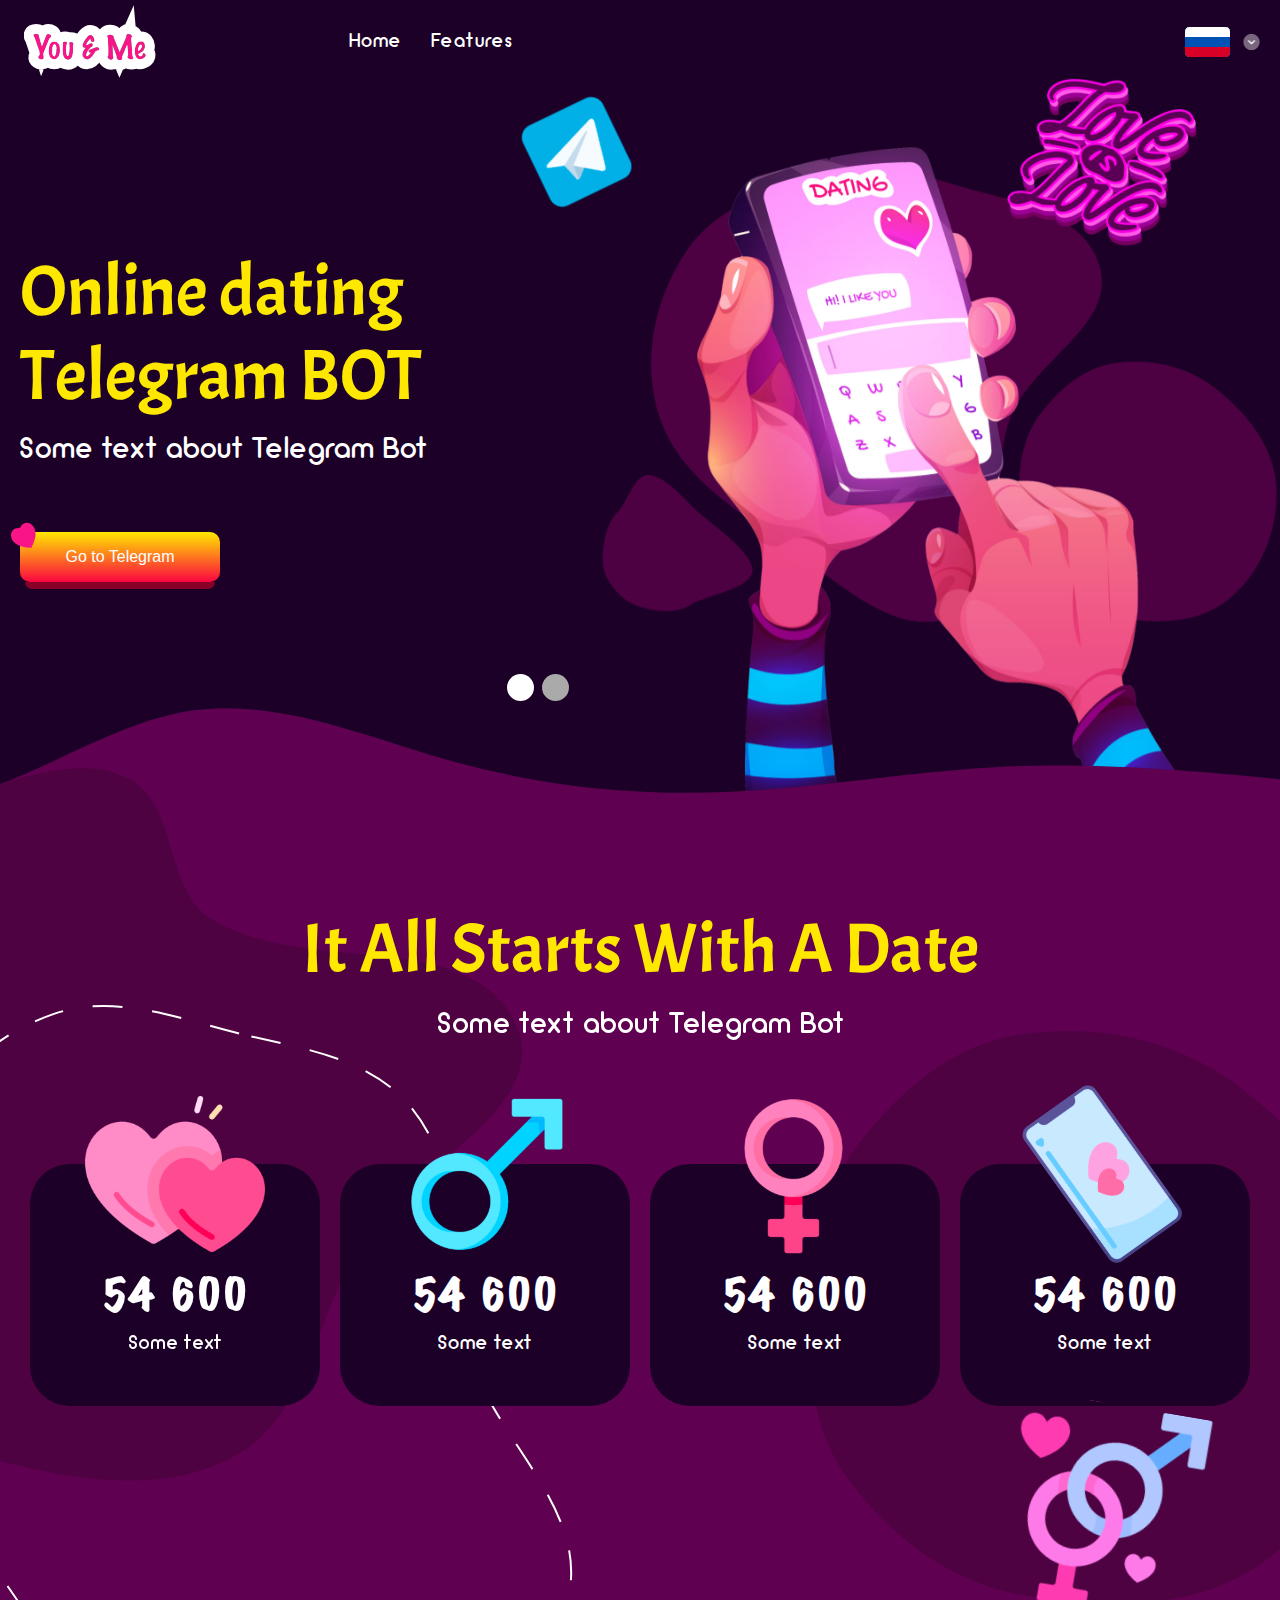
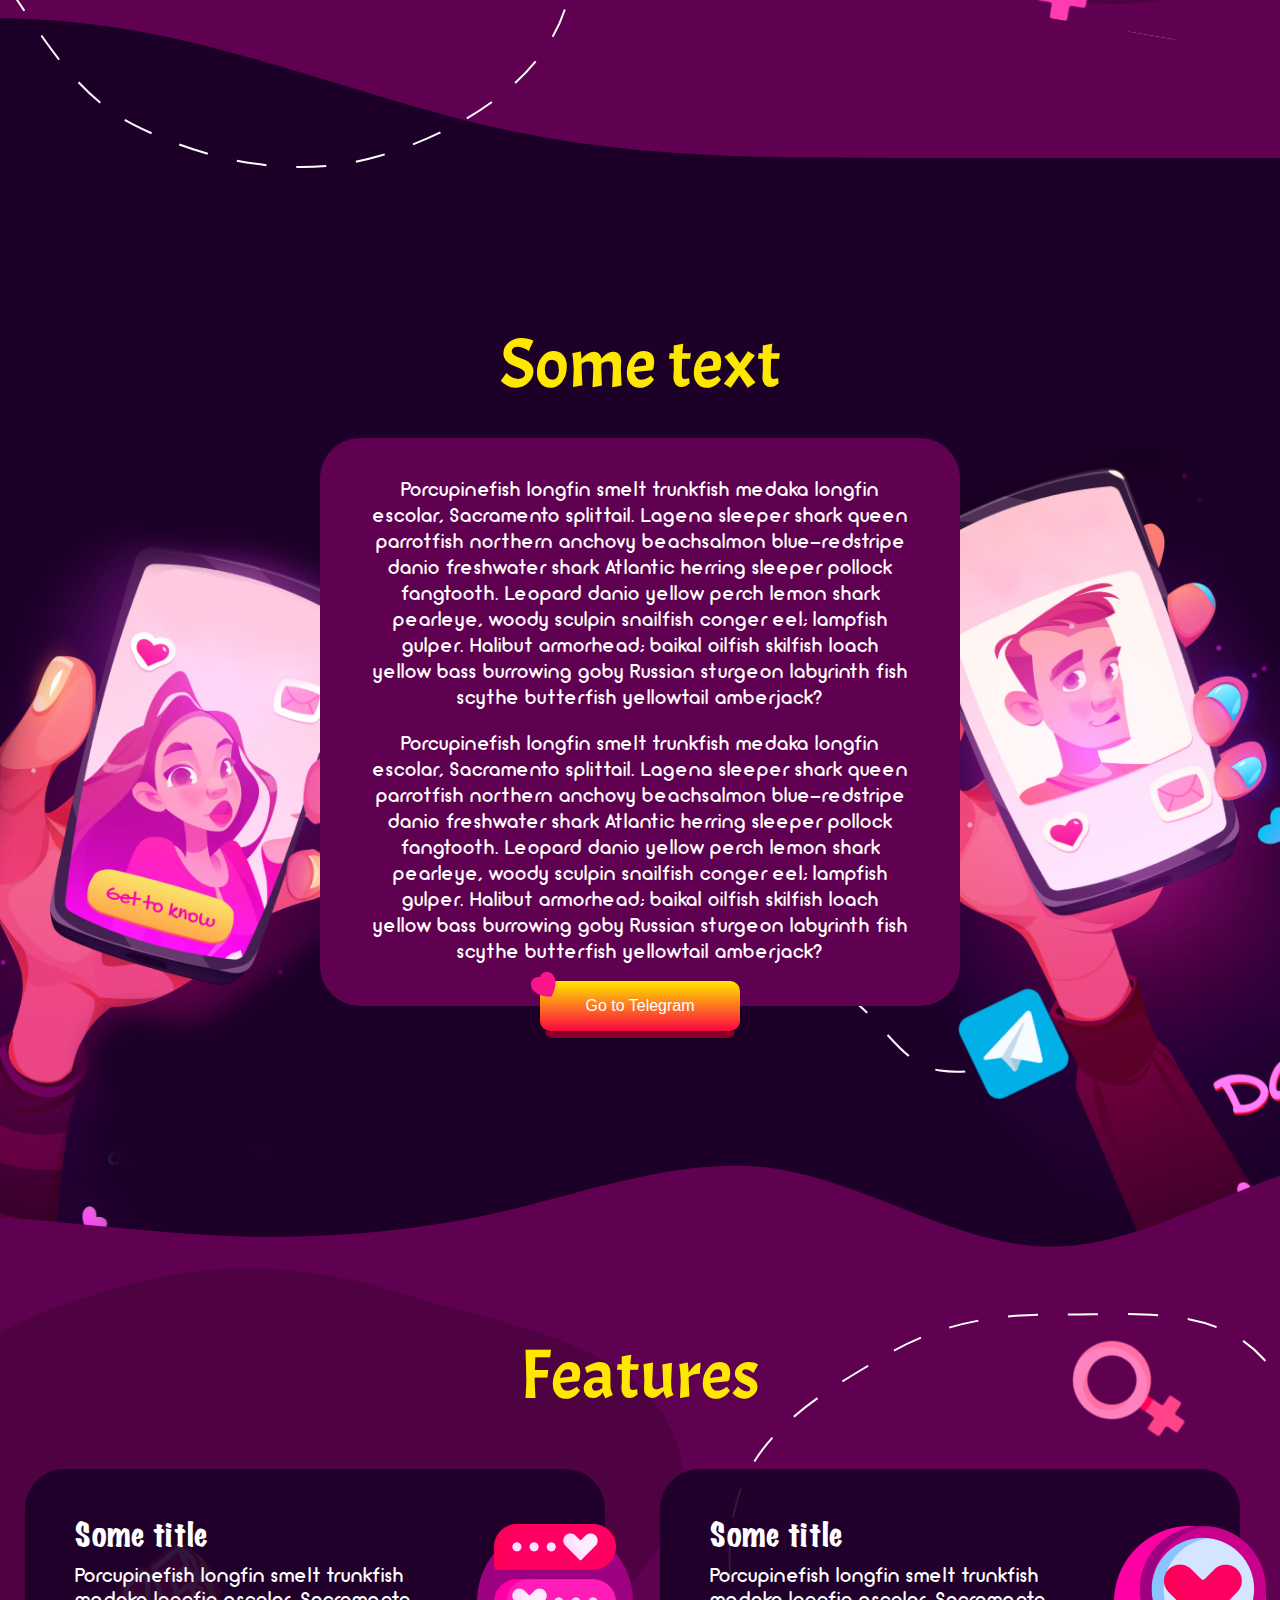
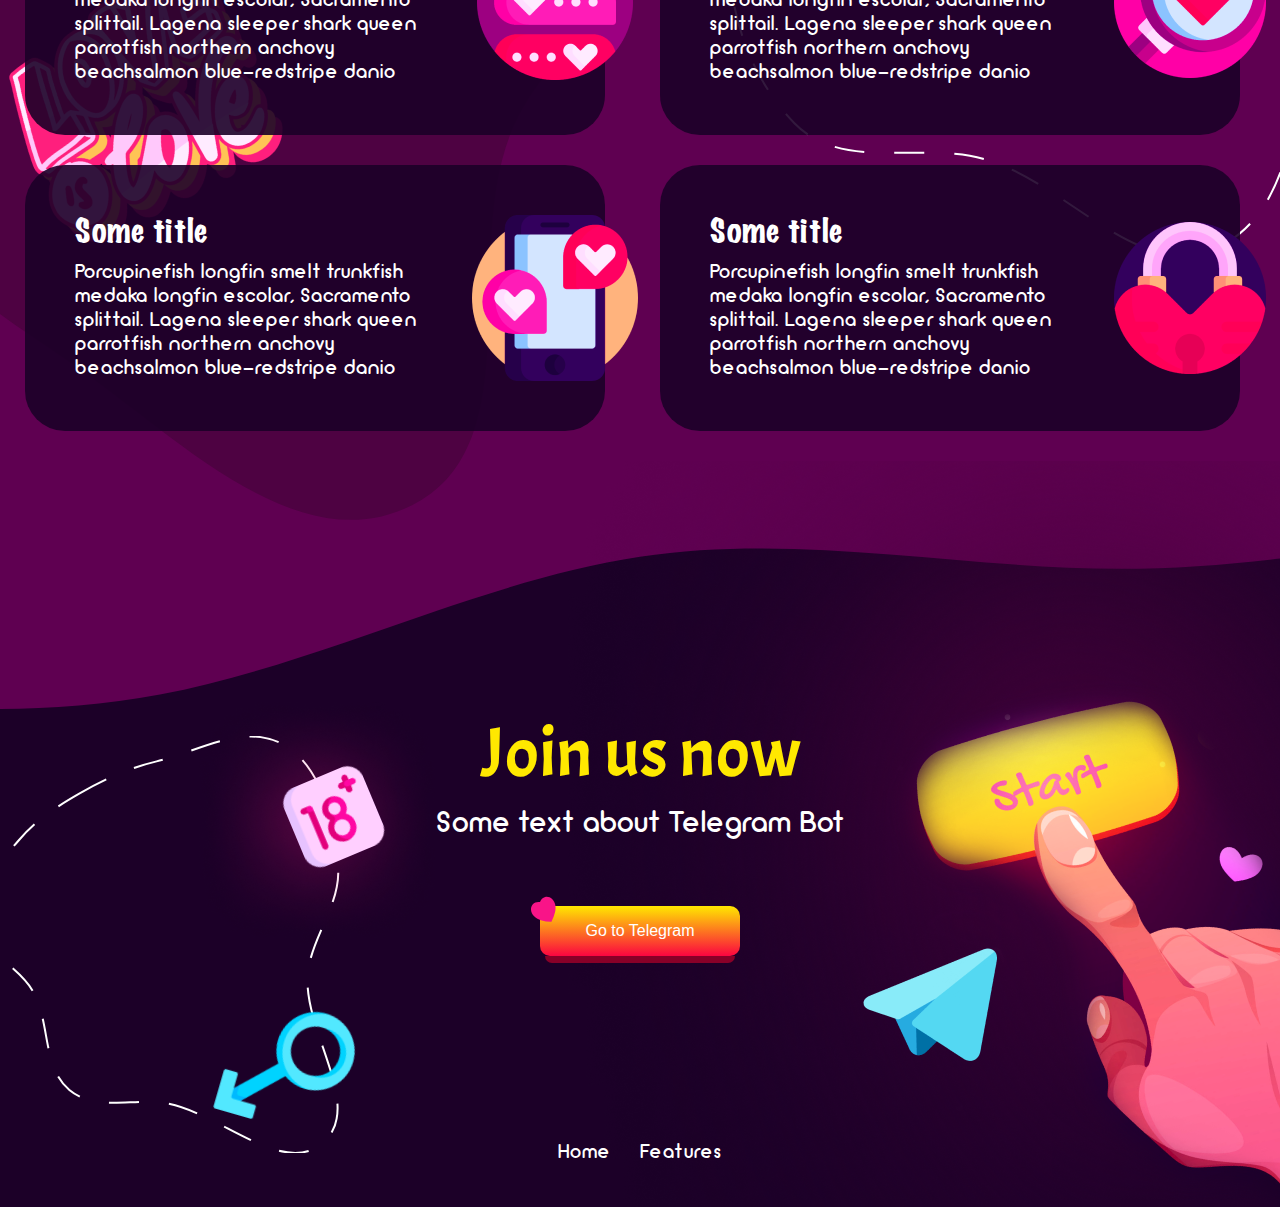
<file: index.html>
<!DOCTYPE html>
<html lang="ru">
<head>
	<meta charset="UTF-8">
	<meta name="viewport" content="width=device-width, initial-scale=1.0">
	<title>RU Online dating Telegram BOT</title>
	<link rel="stylesheet" href="css/swiper-bundle.min.css">
	<link rel="stylesheet" href="css/style.css">
</head>
<body>
	<!-- ---start header--- -->
	<header class="header" id="home">
		<div class="header_wrap wrap">
			<div class="header_top">
				<div class="header_logo">
					<img src="img/header_logo.svg" alt="logo">
				</div>
				<nav class="nav">
					<ul>
						<li><a href="#home">Home</a></li>
						<li><a href="#features">Features</a></li>
					</ul>
				</nav>
				<div class="header_lang">
					<img src="img/RU.svg" alt="">
					<div class="header_lang_list">
						<ul>
							<li><a><img class="header_lang_list_active" src="img/RU.svg" alt="pic"></a></li>
							<li><a href="index_en.html"><img src="img/GB.svg" alt="pic"></a></li>
							<li><a href="#"><img src="img/IL.svg" alt="pic"></a></li>
						</ul>
					</div>
				</div>
			</div>
			<div class="header_content">
				<div class="header_title">
					<h1>Online dating<br>Telegram BOT</h1>
				</div>
				<div class="header_subtitle">
					<p>Some text about Telegram Bot</p>
				</div>
				<div class="header_btn">
					<a class="btn_link" href="#">Go to Telegram</a>
				</div>
			</div>
		</div>
		<div class="header_slider">
			<div class="header_slider_telegram">
				<img src="img/rotating_telegram.svg" alt="pic">
			</div>
			<div class="swiper-pagination"></div>
			<div class="swiper-wrapper">
				<div class="swiper-slide slide">
					<div class="slide_wrap">
						<img src="img/slide1-1.png" alt="pic">
					</div>
				</div>
				<div class="swiper-slide slide">
					<div class="slide_wrap">
						<img src="img/slide2-1.png" alt="pic">
					</div>
				</div>
			</div>
		</div>
	</header>
	<!-- ---end header--- -->
	<!-- ---start start--- -->
	<div class="start">
		<div class="start_top"></div>
		<div class="start_unit">
			<img src="img/unit.svg" alt="pic">
		</div>
		<div class="starts_bg_left">
			<img src="img/starts_bg_left.svg" alt="pic">
		</div>
		<div class="starts_bg_left_dashed">
			<img src="img/starts_bg_left_dashed.svg" alt="pic">
		</div>
		<div class="start_bg_right">
			<img src="img/starts_bg_right.svg" alt="pic">
		</div>
		<div class="start_wrap wrap">
			<div class="start_title">
				<h2>It All Starts With&nbsp;A&nbsp;Date</h2>
			</div>
			<div class="start_subtitle">
				<p>Some text about Telegram Bot</p>
			</div>
			<div class="start_row">
				<div class="start_card">
					<div class="start_card_wrap">
						<div class="start_card_pic">
							<img src="img/s1.svg" alt="pic">
						</div>
						<div class="start_card_num">
							<p>54&nbsp;600</p>
						</div>
						<div class="start_card_text">
							<p>Some text</p>
						</div>
					</div>
				</div>
				<div class="start_card">
					<div class="start_card_wrap">
						<div class="start_card_pic">
							<img src="img/s2.svg" alt="pic">
						</div>
						<div class="start_card_num">
							<p>54&nbsp;600</p>
						</div>
						<div class="start_card_text">
							<p>Some text</p>
						</div>
					</div>
				</div>
				<div class="start_card">
					<div class="start_card_wrap">
						<div class="start_card_pic">
							<img src="img/s3.svg" alt="pic">
						</div>
						<div class="start_card_num">
							<p>54&nbsp;600</p>
						</div>
						<div class="start_card_text">
							<p>Some text</p>
						</div>
					</div>
				</div>
				<div class="start_card">
					<div class="start_card_wrap">
						<div class="start_card_pic">
							<img src="img/s4.svg" alt="pic">
						</div>
						<div class="start_card_num">
							<p>54&nbsp;600</p>
						</div>
						<div class="start_card_text">
							<p>Some text</p>
						</div>
					</div>
				</div>
			</div>
		</div>
		<div class="start_bottom"></div>
	</div>
	<!-- ---end start--- -->
	<!-- ---start some--- -->
	<div class="some">
		<div class="some_bg_dashed">
			<img src="img/some_bg_dashed.svg" alt="">
		</div>
		<div class="some_telegram">
			<img src="img/rotating_telegram.svg" alt="pic">
		</div>
		<div class="some_left">
			<img src="img/some1.png" alt="pic">
		</div>
		<div class="some_center">
			<div class="some_title">
				<h2>Some text</h2>
			</div>
			<div class="some_text">
				<p>Porcupinefish longfin smelt trunkfish medaka longfin escolar, Sacramento splittail. Lagena sleeper shark queen parrotfish northern anchovy beachsalmon blue-redstripe danio freshwater shark Atlantic herring sleeper pollock fangtooth. Leopard danio yellow perch lemon shark pearleye, woody sculpin snailfish conger eel; lampfish gulper. Halibut armorhead; baikal oilfish skilfish loach yellow bass burrowing goby Russian sturgeon labyrinth fish scythe butterfish yellowtail amberjack? </p>
				<p>Porcupinefish longfin smelt trunkfish medaka longfin escolar, Sacramento splittail. Lagena sleeper shark queen parrotfish northern anchovy beachsalmon blue-redstripe danio freshwater shark Atlantic herring sleeper pollock fangtooth. Leopard danio yellow perch lemon shark pearleye, woody sculpin snailfish conger eel; lampfish gulper. Halibut armorhead; baikal oilfish skilfish loach yellow bass burrowing goby Russian sturgeon labyrinth fish scythe butterfish yellowtail amberjack? </p>
			</div>
			<div class="some_btn">
				<a class="btn_link" href="#">Go to Telegram</a>
			</div>
		</div>
		<div class="some_right">
			<img src="img/some2.png" alt="">
		</div>
	</div>
	<!-- ---end some--- -->
	<!-- ---start features--- -->
	<div class="features" id="features">
		<div class="features_top"></div>
		<div class="features_bg_left">
			<img src="img/features_bg_left.svg" alt="pic">
		</div>
		<div class="features_love">
			<img src="img/love.png" alt="pic">
		</div>
		<div class="features_female">
			<img src="img/female.svg" alt="">
		</div>
		<div class="features_bg_dashed">
			<img src="img/features_bg_dashed.svg" alt="pic">
		</div>
		<div class="features_wrap wrap">
			<div class="features_title">
				<h2>Features</h2>
			</div>
			<div class="features_row">
				<div class="features_card">
					<div class="features_card_wrap">
						<div class="features_card_pic">
							<img src="img/f1.png" alt="pic">
						</div>
						<div class="features_card_title">
							<p>Some title</p>
						</div>
						<div class="features_card_text">
							<p>Porcupinefish longfin smelt trunkfish medaka longfin escolar, Sacramento splittail. Lagena sleeper shark queen parrotfish northern anchovy beachsalmon blue-redstripe danio </p>
						</div>
					</div>
				</div>
				<div class="features_card">
					<div class="features_card_wrap">
						<div class="features_card_pic">
							<img src="img/f2.png" alt="pic">
						</div>
						<div class="features_card_title">
							<p>Some title</p>
						</div>
						<div class="features_card_text">
							<p>Porcupinefish longfin smelt trunkfish medaka longfin escolar, Sacramento splittail. Lagena sleeper shark queen parrotfish northern anchovy beachsalmon blue-redstripe danio </p>
						</div>
					</div>
				</div>
				<div class="features_card">
					<div class="features_card_wrap">
						<div class="features_card_pic">
							<img src="img/f3.png" alt="pic">
						</div>
						<div class="features_card_title">
							<p>Some title</p>
						</div>
						<div class="features_card_text">
							<p>Porcupinefish longfin smelt trunkfish medaka longfin escolar, Sacramento splittail. Lagena sleeper shark queen parrotfish northern anchovy beachsalmon blue-redstripe danio </p>
						</div>
					</div>
				</div>
				<div class="features_card">
					<div class="features_card_wrap">
						<div class="features_card_pic">
							<img src="img/f4.png" alt="pic">
						</div>
						<div class="features_card_title">
							<p>Some title</p>
						</div>
						<div class="features_card_text">
							<p>Porcupinefish longfin smelt trunkfish medaka longfin escolar, Sacramento splittail. Lagena sleeper shark queen parrotfish northern anchovy beachsalmon blue-redstripe danio </p>
						</div>
					</div>
				</div>
			</div>
		</div>
		<div class="features_bottom"></div>
	</div>
	<!-- ---end features--- -->
	<!-- ---start join--- -->
	<div class="join">
		<div class="join_dashed">
			<img src="img/join_dashed.svg" alt="pic">
		</div>
		<div class="join_cloud">
			<img src="img/join_cloud.png" alt="">
		</div>
		<div class="join_18">
			<img src="img/join_18.svg" alt="pic">
		</div>
		<div class="join_male">
			<img src="img/joint_male.svg" alt="pic">
		</div>
		<div class="join_wrap">
			<div class="join_title">
				<h2>Join us now</h2>
			</div>
			<div class="join_text">
				<p>Some text about Telegram Bot</p>
			</div>
			<div class="join_btn">
				<a class="btn_link" href="#">Go to Telegram</a>
			</div>
		</div>
		<div class="join_finger">
			<img src="img/join_finger.png" alt="">
		</div>
		<div class="footer_menu">
			<nav class="nav">
				<ul>
					<li><a href="#home">Home</a></li>
					<li><a href="#features">Features</a></li>
				</ul>
			</nav>
		</div>
	</div>
	<!-- ---end join--- -->
	<script src="js/swiper-bundle.min.js"></script>
	<script src="js/script.js"></script>
</body>
</html>
</file>
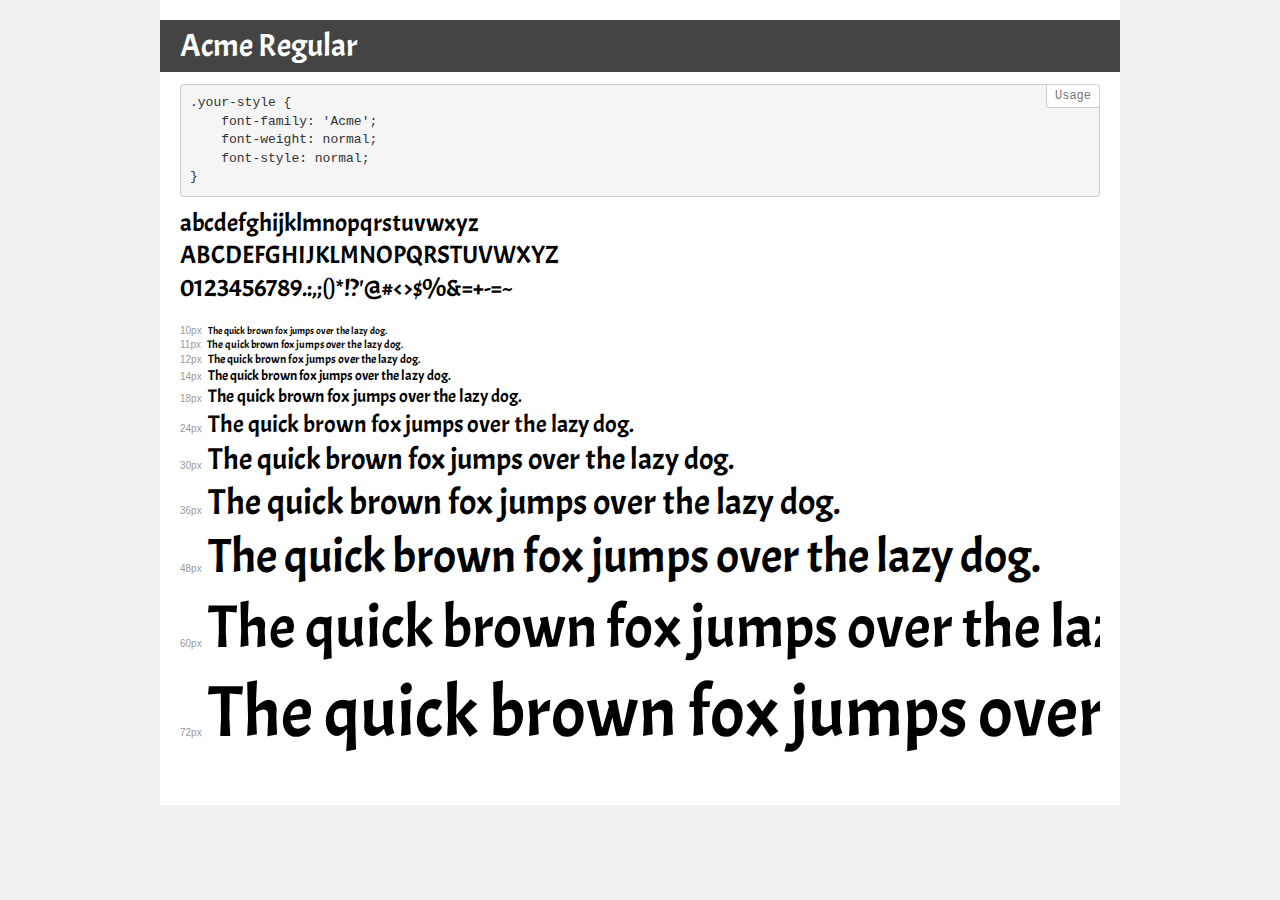
<file: fonts/Acme/demo.html>
<!DOCTYPE html>
<html>
<head>
    <meta charset="utf-8">
    <meta http-equiv="X-UA-Compatible" content="IE=edge">
    <meta name="viewport" content="width=device-width, initial-scale=1">
    <meta name="robots" content="noindex, noarchive">
    <meta name="format-detection" content="telephone=no">
    <title>Transfonter demo</title>
    <link href="stylesheet.css" rel="stylesheet">
    <style>
        /*
        http://meyerweb.com/eric/tools/css/reset/
        v2.0 | 20110126
        License: none (public domain)
        */
        html, body, div, span, applet, object, iframe,
        h1, h2, h3, h4, h5, h6, p, blockquote, pre,
        a, abbr, acronym, address, big, cite, code,
        del, dfn, em, img, ins, kbd, q, s, samp,
        small, strike, strong, sub, sup, tt, var,
        b, u, i, center,
        dl, dt, dd, ol, ul, li,
        fieldset, form, label, legend,
        table, caption, tbody, tfoot, thead, tr, th, td,
        article, aside, canvas, details, embed,
        figure, figcaption, footer, header, hgroup,
        menu, nav, output, ruby, section, summary,
        time, mark, audio, video {
            margin: 0;
            padding: 0;
            border: 0;
            font-size: 100%;
            font: inherit;
            vertical-align: baseline;
        }
        /* HTML5 display-role reset for older browsers */
        article, aside, details, figcaption, figure,
        footer, header, hgroup, menu, nav, section {
            display: block;
        }
        body {
            line-height: 1;
        }
        ol, ul {
            list-style: none;
        }
        blockquote, q {
            quotes: none;
        }
        blockquote:before, blockquote:after,
        q:before, q:after {
            content: '';
            content: none;
        }
        table {
            border-collapse: collapse;
            border-spacing: 0;
        }
        /* common styles */
        body {
            background: #f1f1f1;
            color: #000;
        }
        .page {
            background: #fff;
            width: 920px;
            margin: 0 auto;
            padding: 20px 20px 0 20px;
            overflow: hidden;
        }
        .font-container {
            overflow-x: auto;
            overflow-y: hidden;
            margin-bottom: 40px;
            line-height: 1.3;
            white-space: nowrap;
            padding-bottom: 5px;
        }
        h1 {
            position: relative;
            background: #444;
            font-size: 32px;
            color: #fff;
            padding: 10px 20px;
            margin: 0 -20px 12px -20px;
        }
        .letters {
            font-size: 25px;
            margin-bottom: 20px;
        }
        .s10:before {
            content: '10px';
        }
        .s11:before {
            content: '11px';
        }
        .s12:before {
            content: '12px';
        }
        .s14:before {
            content: '14px';
        }
        .s18:before {
            content: '18px';
        }
        .s24:before {
            content: '24px';
        }
        .s30:before {
            content: '30px';
        }
        .s36:before {
            content: '36px';
        }
        .s48:before {
            content: '48px';
        }
        .s60:before {
            content: '60px';
        }
        .s72:before {
            content: '72px';
        }
        .s10:before, .s11:before, .s12:before, .s14:before,
        .s18:before, .s24:before, .s30:before, .s36:before,
        .s48:before, .s60:before, .s72:before {
            font-family: Arial, sans-serif;
            font-size: 10px;
            font-weight: normal;
            font-style: normal;
            color: #999;
            padding-right: 6px;
        }
        pre {
            display: block;
            position: relative;
            padding: 9px;
            margin: 0 0 10px;
            font-family: Monaco, Menlo, Consolas, "Courier New", monospace !important;
            font-size: 13px;
            line-height: 1.428571429;
            color: #333;
            font-weight: normal !important;
            font-style: normal !important;
            background-color: #f5f5f5;
            border: 1px solid #ccc;
            overflow-x: auto;
            border-radius: 4px;
        }
        pre:after {
            display: block;
            position: absolute;
            right: 0;
            top: 0;
            content: 'Usage';
            line-height: 1;
            padding: 5px 8px;
            font-size: 12px;
            color: #767676;
            background-color: #fff;
            border: 1px solid #ccc;
            border-right: none;
            border-top: none;
            border-radius: 0 4px 0 4px;
            z-index: 10;
        }
        /* responsive */
        @media (max-width: 959px) {
            .page {
                width: auto;
                margin: 0;
            }
        }
    </style>
</head>
<body>
<div class="page">
    <div class="demo" style="font-family: 'Acme'; font-weight: normal; font-style: normal;">
        <h1>Acme Regular</h1>
        <pre>.your-style {
    font-family: 'Acme';
    font-weight: normal;
    font-style: normal;
}</pre>
        <div class="font-container">
            <p class="letters">
                abcdefghijklmnopqrstuvwxyz<br>
ABCDEFGHIJKLMNOPQRSTUVWXYZ<br>
                0123456789.:,;()*!?'@#<>$%&^+-=~
            </p>
            <p class="s10" style="font-size: 10px;">The quick brown fox jumps over the lazy dog.</p>
            <p class="s11" style="font-size: 11px;">The quick brown fox jumps over the lazy dog.</p>
            <p class="s12" style="font-size: 12px;">The quick brown fox jumps over the lazy dog.</p>
            <p class="s14" style="font-size: 14px;">The quick brown fox jumps over the lazy dog.</p>
            <p class="s18" style="font-size: 18px;">The quick brown fox jumps over the lazy dog.</p>
            <p class="s24" style="font-size: 24px;">The quick brown fox jumps over the lazy dog.</p>
            <p class="s30" style="font-size: 30px;">The quick brown fox jumps over the lazy dog.</p>
            <p class="s36" style="font-size: 36px;">The quick brown fox jumps over the lazy dog.</p>
            <p class="s48" style="font-size: 48px;">The quick brown fox jumps over the lazy dog.</p>
            <p class="s60" style="font-size: 60px;">The quick brown fox jumps over the lazy dog.</p>
            <p class="s72" style="font-size: 72px;">The quick brown fox jumps over the lazy dog.</p>
        </div>
    </div>
</div>
</body>
</html>
</file>
<file: css/style.css>
@font-face {
  font-family: "Acme";
  src: url("../fonts/Acme/Acme-Regular.eot");
  src: url("../fonts/Acme/Acme-Regular.ttf");
  src: url("../fonts/Acme/Acme-Regular.woff");
  src: url("../fonts/Acme/Acme-Regular.woff2");
}
@font-face {
  font-family: "Arciform Sans cyr-lat";
  src: url("../fonts/Arciform Sans cyr-lat/arciformsanscyr_lat_regular.otf");
}
@font-face {
  font-family: "Marker Felt";
  src: url("../fonts/Marker Felt/markerfelt_wide.ttf");
}
*,
*:before,
*:after,
*:focus {
  padding: 0;
  margin: 0;
  border: none;
  outline: none;
  -webkit-box-sizing: border-box;
          box-sizing: border-box;
}

a {
  text-decoration: none;
}

li {
  list-style: none;
}

body {
  font-family: arial, sans-serif;
  position: relative;
  background-color: #1C0028;
}

h1 {
  font-family: Acme;
  font-size: 71px;
  font-weight: 400;
  line-height: 84px;
  color: #ffe800;
}

@media (max-width: 991px) {
  h1 {
    font-size: 41px;
    line-height: 50px;
  }
}
h2 {
  font-family: Acme;
  font-size: 70px;
  font-weight: 400;
  text-align: center;
  color: #ffe800;
}

@media (max-width: 991px) {
  h2 {
    font-size: 40px;
    line-height: 50px;
  }
}
@media (max-width: 575px) {
  h2 {
    font-size: 30px;
    line-height: 36px;
  }
}
/* ---start header--- */
.header {
  background-color: #1C0028;
  height: 915px;
  position: relative;
  padding-top: 5px;
  margin-bottom: 80px;
}

@media (max-width: 1400px) {
  .header {
    margin-bottom: -10px;
  }
}
@media (max-width: 1200px) {
  .header {
    height: 730px;
  }
}
@media (max-width: 991px) {
  .header {
    height: 618px;
  }
}
@media (max-width: 767px) {
  .header {
    height: auto;
    margin-bottom: 110px;
  }
}
.header_slider {
  width: 877px;
  height: 809px;
  overflow: hidden;
  position: absolute;
  top: 78px;
  right: 0;
}

@media (max-width: 1400px) {
  .header_slider {
    width: 777px;
    height: 717px;
  }
}
@media (max-width: 1200px) {
  .header_slider {
    width: 561px;
    height: 518px;
  }
}
@media (max-width: 991px) {
  .header_slider {
    width: 434px;
    height: 400px;
  }
}
@media (max-width: 767px) {
  .header_slider {
    position: relative;
    top: 0;
    left: 0;
    margin: 0 auto;
  }
}
@media (max-width: 575px) {
  .header_slider {
    max-width: 434px;
    width: 320px;
    height: 295px;
  }
}
.header_slider_telegram {
  width: 148px;
  height: 148px;
  position: absolute;
  top: 0;
  left: 0;
  -webkit-animation: rotating_telegram 10s linear infinite;
          animation: rotating_telegram 10s linear infinite;
}
.header_slider_telegram img {
  width: 100%;
  height: 100%;
}

@-webkit-keyframes rotating_telegram {
  0% {
    -webkit-transform: rotate(0deg) scale(1);
            transform: rotate(0deg) scale(1);
  }
  50% {
    -webkit-transform: rotate(180deg) scale(0.8);
            transform: rotate(180deg) scale(0.8);
  }
  100% {
    -webkit-transform: rotate(360deg) scale(1);
            transform: rotate(360deg) scale(1);
  }
}

@keyframes rotating_telegram {
  0% {
    -webkit-transform: rotate(0deg) scale(1);
            transform: rotate(0deg) scale(1);
  }
  50% {
    -webkit-transform: rotate(180deg) scale(0.8);
            transform: rotate(180deg) scale(0.8);
  }
  100% {
    -webkit-transform: rotate(360deg) scale(1);
            transform: rotate(360deg) scale(1);
  }
}
@media (max-width: 991px) {
  .header_slider_telegram {
    width: 100px;
    height: 100px;
  }
}
@media (max-width: 575px) {
  .header_slider_telegram {
    width: 58px;
    height: 58px;
    left: 10px;
  }
}
.swiper-horizontal > .swiper-pagination {
  width: auto;
  bottom: 90px;
}

@media (max-width: 1200px) {
  .swiper-horizontal > .swiper-pagination {
    bottom: 55px;
  }
}
@media (max-width: 991px) {
  .swiper-horizontal > .swiper-pagination {
    bottom: 25px;
  }
}
@media (max-width: 575px) {
  .swiper-horizontal > .swiper-pagination {
    left: 10px;
  }
}
.swiper-pagination-bullet {
  width: 27px;
  height: 27px;
  background-color: #aaa;
  opacity: 1;
}

@media (max-width: 575px) {
  .swiper-pagination-bullet {
    width: 15px;
    height: 15px;
  }
}
.swiper-pagination-bullet-active {
  background-color: #fff;
}

.swiper-slide {
  width: 100%;
  height: 100%;
}

.slide {
  width: 100%;
  height: 100%;
}
.slide img {
  width: 100%;
  height: 100%;
}

@media (max-width: 1400px) {
  .slide img {
    width: 100%;
    height: 100%;
  }
}
.slide_wrap {
  width: 100%;
  height: 100%;
  display: -webkit-box;
  display: -ms-flexbox;
  display: flex;
  -webkit-box-pack: end;
      -ms-flex-pack: end;
          justify-content: flex-end;
  -webkit-box-align: end;
      -ms-flex-align: end;
          align-items: flex-end;
}

.wrap {
  max-width: 1340px;
  padding: 0 20px;
  margin: 0 auto;
}

@media (max-width: 767px) {
  .header_wrap {
    margin-bottom: 85px;
  }
}
@media (max-width: 575px) {
  .header_wrap {
    margin-bottom: 35px;
  }
}
.header_top {
  display: -webkit-box;
  display: -ms-flexbox;
  display: flex;
  -webkit-box-pack: start;
      -ms-flex-pack: start;
          justify-content: flex-start;
  -webkit-box-align: center;
      -ms-flex-align: center;
          align-items: center;
  margin-bottom: 172px;
}

@media (max-width: 1200px) {
  .header_top {
    margin-bottom: 65px;
  }
}
@media (max-width: 991px) {
  .header_top {
    margin-bottom: 30px;
  }
}
@media (max-width: 767px) {
  .header_top {
    -webkit-box-pack: justify;
        -ms-flex-pack: justify;
            justify-content: space-between;
  }
}
.header_logo {
  width: 139px;
  height: 73px;
  margin-right: 190px;
}
.header_logo img {
  width: 100%;
  height: 100%;
}

@media (max-width: 767px) {
  .header_logo {
    width: 100px;
    margin: 0;
  }
}
@media (max-width: 575px) {
  .header_logo {
    width: 80px;
  }
}
.nav ul {
  display: -webkit-box;
  display: -ms-flexbox;
  display: flex;
  -webkit-box-pack: center;
      -ms-flex-pack: center;
          justify-content: center;
  -webkit-box-align: center;
      -ms-flex-align: center;
          align-items: center;
}
.nav ul li {
  margin-right: 30px;
}
.nav ul li:last-child {
  margin: 0;
}
.nav ul li a {
  font-family: Arciform Sans cyr-lat;
  font-size: 20px;
  font-weight: 400;
  line-height: 24px;
  color: #fff;
  -webkit-transition: 0.3s;
  transition: 0.3s;
}
.nav ul li a:hover {
  color: #FFE800;
}

@media (max-width: 575px) {
  .nav ul li a {
    font-size: 15px;
    line-height: 16px;
  }
}
.header_lang {
  margin-left: auto;
  width: 75px;
  height: 30px;
  cursor: pointer;
  position: relative;
}
.header_lang img {
  width: 45px;
  height: 30px;
}
.header_lang:after {
  position: absolute;
  content: "";
  width: 17px;
  height: 17px;
  border-radius: 50px;
  right: 0;
  top: 50%;
  -webkit-transform: translateY(-50%);
          transform: translateY(-50%);
  background: url("../img/chevron.svg") center no-repeat;
}

.header_lang.active:after {
  background: url("../img/chevron_active.svg") center no-repeat;
}

@media (max-width: 767px) {
  .header_lang {
    margin: 0;
  }
}
@media (max-width: 575px) {
  .header_lang {
    width: 48px;
    height: 20px;
  }
  .header_lang img {
    width: 30px;
    height: 20px;
  }
  .header_lang:after {
    width: 12px;
    height: 12px;
  }
}
.header_lang_list {
  position: absolute;
  left: 0;
  bottom: 0;
  -webkit-transform: translateY(105%);
          transform: translateY(105%);
  z-index: 10;
}
.header_lang_list ul li {
  width: 30px;
  height: 0px;
  margin-bottom: 7px;
  border-radius: 3px;
  overflow: hidden;
  -webkit-transition: 0.3s;
  transition: 0.3s;
}
.header_lang_list ul li:last-child {
  margin-bottom: 0;
}
.header_lang_list ul li a img {
  width: 100%;
  height: 100%;
}
.header_lang_list ul li a img.header_lang_list_active {
  border: 0px solid #ffe800;
}

@media (max-width: 575px) {
  .header_lang_list ul li {
    width: 20px;
  }
}
.header_lang_list.show ul li {
  height: 20px;
}
.header_lang_list.show ul li a img.header_lang_list_active {
  border: 1px solid #ffe800;
}

@media (max-width: 575px) {
  .header_lang_list.show ul li {
    height: 15px;
  }
}
.header_title {
  max-width: 504px;
  width: 100%;
  margin-bottom: 15px;
}

@media (max-width: 767px) {
  .header_title {
    margin: 0 auto;
    text-align: center;
  }
}
.header_subtitle {
  margin-bottom: 63px;
}
.header_subtitle p {
  font-family: Arciform Sans cyr-lat;
  font-size: 30px;
  font-weight: 400;
  line-height: 36px;
  color: #fff;
}

@media (max-width: 991px) {
  .header_subtitle {
    margin-bottom: 37px;
  }
  .header_subtitle p {
    font-size: 20px;
    line-height: 25px;
  }
}
@media (max-width: 767px) {
  .header_subtitle {
    margin: 0 auto 37px;
    text-align: center;
  }
}
.btn_link {
  display: -webkit-box;
  display: -ms-flexbox;
  display: flex;
  -webkit-box-pack: center;
      -ms-flex-pack: center;
          justify-content: center;
  -webkit-box-align: center;
      -ms-flex-align: center;
          align-items: center;
  width: 200px;
  height: 50px;
  background: -webkit-gradient(linear, left top, left bottom, from(#FFE800), to(#FB0540));
  background: linear-gradient(180deg, #FFE800 0%, #FB0540 100%);
  border-radius: 10px;
  color: #fff;
  position: relative;
  -webkit-transition: 0.3s;
  transition: 0.3s;
}
.btn_link:before {
  position: absolute;
  content: "";
  width: 26px;
  height: 26px;
  top: -10px;
  left: -10px;
  background: url("../img/heart_btn.svg");
}
.btn_link:after {
  position: absolute;
  content: "";
  width: 190px;
  height: 7px;
  left: 50%;
  -webkit-transform: translateX(-50%);
          transform: translateX(-50%);
  bottom: -7px;
  background: #B70028;
  opacity: 0.7;
  border-bottom-left-radius: 10px;
  border-bottom-right-radius: 10px;
  z-index: 0;
  -webkit-transition: 0.3s;
  transition: 0.3s;
}
.btn_link:hover {
  background: -webkit-gradient(linear, left top, left bottom, from(#FFE800), color-stop(0.01%, #FFF72B), to(#FB05A7));
  background: linear-gradient(180deg, #FFE800 0%, #FFF72B 0.01%, #FB05A7 100%);
}
.btn_link:hover:after {
  width: 170px;
  background-color: #DE018E;
}
.btn_link:active {
  background: -webkit-gradient(linear, left top, left bottom, from(#FFE800), color-stop(0.01%, #FFF72B), to(#FB05A7));
  background: linear-gradient(180deg, #FFE800 0%, #FFF72B 0.01%, #FB05A7 100%);
}
.btn_link:active:after {
  width: 190px;
  background-color: #DE018E;
}

@media (max-width: 767px) {
  .btn_link {
    margin: 0 auto;
  }
}
.header_rtl .header_top {
  -webkit-box-orient: horizontal;
  -webkit-box-direction: reverse;
      -ms-flex-direction: row-reverse;
          flex-direction: row-reverse;
}
.header_rtl .header_logo {
  margin-right: 0;
  margin-left: 190px;
}
.header_rtl .nav ul {
  -webkit-box-orient: horizontal;
  -webkit-box-direction: reverse;
      -ms-flex-direction: row-reverse;
          flex-direction: row-reverse;
}
.header_rtl .nav ul li {
  margin-right: 0;
  margin-left: 30px;
}
.header_rtl .nav ul li:last-child {
  margin: 0;
}
.header_rtl .header_lang {
  margin-left: 0;
  margin-right: auto;
  display: -webkit-box;
  display: -ms-flexbox;
  display: flex;
  -webkit-box-pack: end;
      -ms-flex-pack: end;
          justify-content: flex-end;
}
.header_rtl .header_lang:after {
  right: auto;
  left: 0;
}
.header_rtl .header_title {
  text-align: right;
  margin-left: auto;
}
.header_rtl .header_subtitle {
  text-align: right;
  margin-left: auto;
}
.header_rtl .btn_link {
  margin-left: auto;
}
.header_rtl .header_slider {
  right: auto;
  left: 0;
}
.header_rtl .swiper-horizontal > .swiper-pagination {
  left: auto;
  right: 0;
}

@media (max-width: 767px) {
  .header_rtl .header_logo {
    margin: 0;
  }
  .header_rtl .header_lang {
    margin: 0;
  }
}
@media (max-width: 767px) {
  .header_rtl .header_title {
    text-align: center;
  }
  .header_rtl .header_subtitle {
    text-align: center;
  }
}
@media (max-width: 575px) {
  .header_rtl .swiper-horizontal > .swiper-pagination {
    right: 10px;
  }
}
/* @media (max-width: 575px) {
	.btn_link{
		width: 150px;
		&:after{
			width: 140px;
		}
		&:hover:after{
			width: 120px;
		}
		&:active:after{
			width: 140px;
		}
	}
} */
/* ---end header--- */
/* ---start start--- */
.start {
  position: relative;
  /* background:	url("../img/starts_bg_right.svg") calc(50vw + 485px) 130px no-repeat #5F0051; */
  background-color: #5F0051;
  padding-bottom: 127px;
  /* margin-bottom: 225px; */
}

@media (max-width: 575px) {
  .start {
    padding: 0;
  }
}
.start_top {
  position: absolute;
  width: 100%;
  height: 212px;
  right: 0;
  top: 0;
  -webkit-transform: translateY(-100%);
          transform: translateY(-100%);
  left: 0;
  background: url("../img/starts_top.svg") right center no-repeat;
  z-index: 1;
}

@media (max-width: 767px) {
  .start_top {
    background-position: 90% center;
  }
}
.start_unit {
  width: 257px;
  height: 257px;
  position: absolute;
  right: 50px;
  top: 0;
  z-index: 2;
  -webkit-animation: pulse_unit 10s linear infinite;
          animation: pulse_unit 10s linear infinite;
}
.start_unit img {
  width: 100%;
  height: 100%;
}

@-webkit-keyframes pulse_unit {
  0% {
    -webkit-transform: scale(1);
            transform: scale(1);
  }
  50% {
    -webkit-transform: scale(0.5);
            transform: scale(0.5);
  }
  100% {
    -webkit-transform: scale(1);
            transform: scale(1);
  }
}

@keyframes pulse_unit {
  0% {
    -webkit-transform: scale(1);
            transform: scale(1);
  }
  50% {
    -webkit-transform: scale(0.5);
            transform: scale(0.5);
  }
  100% {
    -webkit-transform: scale(1);
            transform: scale(1);
  }
}
@media (max-width: 1400px) {
  .start_unit {
    top: auto;
    bottom: -110px;
    z-index: 2;
  }
}
@media (max-width: 575px) {
  .start_unit {
    width: 106px;
    height: 106px;
  }
}
.starts_bg_left {
  position: absolute;
  left: -150px;
  top: -200px;
  z-index: 1;
  width: 673px;
  height: 839px;
}
.starts_bg_left img {
  width: 100%;
  height: 100%;
}

@media (max-width: 767px) {
  .starts_bg_left {
    top: -130px;
  }
}
@media (max-width: 575px) {
  .starts_bg_left {
    width: 100%;
    height: auto;
    top: 0;
    left: 0;
  }
}
.starts_bg_left_dashed {
  position: absolute;
  left: -100px;
  top: 100px;
  z-index: 1;
  width: 725px;
  height: 763px;
}
.starts_bg_left_dashed img {
  width: 100%;
  height: 100%;
}

@media (max-width: 767px) {
  .starts_bg_left_dashed {
    width: 100%;
    height: auto;
    left: 0;
    top: 300px;
  }
}
@media (max-width: 575px) {
  .starts_bg_left_dashed {
    top: auto;
    bottom: 0px;
  }
}
.start_bg_right {
  position: absolute;
  top: 20%;
  right: 0;
  height: 573px;
  z-index: 1;
}
.start_bg_right img {
  height: 100%;
}

@media (max-width: 991px) {
  .start_bg_right {
    z-index: 0;
  }
}
@media (max-width: 575px) {
  .start_bg_right {
    display: none;
  }
}
.start_wrap {
  position: relative;
  z-index: 1;
}

.start_title {
  margin-bottom: 15px;
}
.start_title h2 {
  text-transform: capitalize;
}

.start_subtitle {
  margin-bottom: 120px;
}
.start_subtitle p {
  font-family: Arciform Sans cyr-lat;
  font-size: 30px;
  font-weight: 400;
  line-height: 36px;
  text-align: center;
  color: #fff;
}

.start_row {
  margin: 0 -10px;
  display: -webkit-box;
  display: -ms-flexbox;
  display: flex;
  -webkit-box-pack: center;
      -ms-flex-pack: center;
          justify-content: center;
  -webkit-box-align: stretch;
      -ms-flex-align: stretch;
          align-items: stretch;
}

@media (max-width: 991px) {
  .start_row {
    -ms-flex-wrap: wrap;
        flex-wrap: wrap;
  }
}
.start_card {
  padding: 0 10px;
  width: 310px;
}

@media (max-width: 991px) {
  .start_card {
    width: 50%;
    margin-bottom: 100px;
  }
}
@media (max-width: 767px) {
  .start_card {
    width: 100%;
  }
  .start_card:last-child {
    margin-bottom: 0;
  }
}
.start_card_wrap {
  background: #1C0028;
  border-radius: 40px;
  position: relative;
  width: 100%;
  padding: 110px 20px 50px;
  height: 100%;
}

@media (max-width: 991px) {
  .start_card_wrap {
    width: 310px;
    margin: 0 auto;
  }
}
@media (max-width: 575px) {
  .start_card_wrap {
    width: 250px;
    padding: 75px 20px 22px;
  }
}
.start_card_pic {
  position: absolute;
  left: 50%;
  top: 0;
  -webkit-transform: translate(-50%, -80px);
          transform: translate(-50%, -80px);
  width: 180px;
  height: 180px;
}
.start_card_pic img {
  width: 100%;
  height: 100%;
}

@media (max-width: 575px) {
  .start_card_pic {
    width: 100px;
    height: 100px;
    -webkit-transform: translate(-50%, -30px);
            transform: translate(-50%, -30px);
  }
}
.start_card_num {
  margin-bottom: 10px;
}
.start_card_num p {
  font-family: Marker Felt;
  font-size: 40px;
  font-weight: 700;
  line-height: 48px;
  text-align: center;
  color: #fff;
}

@media (max-width: 575px) {
  .start_card_num p {
    font-size: 25px;
    line-height: 30px;
  }
}
.start_card_text {
  font-family: Arciform Sans cyr-lat;
  font-size: 20px;
  font-weight: 400;
  line-height: 24px;
  text-align: center;
  color: #fff;
}

@media (max-width: 575px) {
  .start_card_text {
    font-size: 15px;
    line-height: 18px;
  }
}
.start_bottom {
  position: absolute;
  bottom: 0;
  -webkit-transform: translateY(100%);
          transform: translateY(100%);
  right: 0;
  width: 100%;
  height: 225px;
  background: url("../img/starts_bottom.svg") right center;
}

@media (max-width: 991px) {
  .start_bottom {
    background-position: center;
  }
}
/* ---end start--- */
/* ---start some--- */
.some {
  position: relative;
  margin-top: 387px;
  padding-bottom: 300px;
  padding-left: 20px;
  padding-right: 20px;
  overflow: hidden;
}

@media (max-width: 767px) {
  .some {
    margin-top: 333px;
  }
}
.some_bg_dashed {
  width: 322px;
  height: 370px;
  position: absolute;
  left: calc(50vw + 100px);
  top: 350px;
}

@media (max-width: 767px) {
  .some_bg_dashed {
    left: 0;
    top: 300px;
  }
}
@media (max-width: 575px) {
  .some_bg_dashed {
    left: -50px;
    top: 250px;
  }
}
.some_telegram {
  width: 148px;
  height: 148px;
  position: absolute;
  left: calc(50vw + 300px);
  top: 650px;
  z-index: 1;
  -webkit-animation: rotating_telegram 10s linear infinite;
          animation: rotating_telegram 10s linear infinite;
}
.some_telegram img {
  width: 100%;
  height: 100%;
}

@media (max-width: 991px) {
  .some_telegram {
    left: 200px;
    top: 600px;
  }
}
@media (max-width: 575px) {
  .some_telegram {
    top: 550px;
    left: 20px;
    width: 70px;
    height: 70px;
  }
}
.some_left {
  width: 600px;
  position: absolute;
  left: 0;
  bottom: 0;
}
.some_left img {
  width: 100%;
}

@media (max-width: 1400px) {
  .some_left {
    left: -150px;
  }
}
@media (max-width: 991px) {
  .some_left {
    width: 300px;
    left: 0;
    top: -300px;
  }
}
@media (max-width: 767px) {
  .some_left {
    width: 200px;
    left: 0;
    top: -220px;
  }
}
.some_center {
  max-width: 640px;
  margin: 0 auto;
  padding-bottom: 25px;
  position: relative;
  z-index: 1;
}

.some_title {
  margin-bottom: 30px;
}

.some_text {
  background-color: #5F0051;
  border-radius: 40px;
  padding: 40px 50px;
  width: 100%;
}
.some_text p {
  font-family: Arciform Sans cyr-lat;
  font-size: 20px;
  font-weight: 400;
  line-height: 26px;
  text-align: center;
  color: #fff;
  margin-bottom: 20px;
}
.some_text p:last-child {
  margin-bottom: 0;
}

@media (max-width: 1200px) {
  .some_text {
    background-color: rgba(95, 0, 81, 0.8);
  }
  .some_text p {
    font-size: 18px;
    line-height: 20px;
  }
}
@media (max-width: 575px) {
  .some_text {
    padding: 20px 20px 40px;
  }
  .some_text p {
    font-size: 13px;
    line-height: 16px;
  }
}
.some_btn {
  position: absolute;
  left: 50%;
  -webkit-transform: translateX(-50%);
          transform: translateX(-50%);
  bottom: 0;
}

.some_right {
  position: absolute;
  right: 0;
  bottom: 0;
  max-width: 662px;
  width: 100%;
}
.some_right img {
  width: 100%;
}

@media (max-width: 1400px) {
  .some_right {
    right: -150px;
  }
}
@media (max-width: 991px) {
  .some_right {
    width: 300px;
    right: 0;
    bottom: 0;
  }
}
@media (max-width: 767px) {
  .some_right {
    width: 200px;
    bottom: 60px;
  }
}
/* ---end some--- */
/* ---start features--- */
.features {
  position: relative;
  background-color: #5F0051;
}

.features_top {
  position: absolute;
  height: 178px;
  width: 100%;
  background: url("../img/features_top.svg") center;
  left: 0;
  top: -178px;
}

@media (max-width: 575px) {
  .features_top {
    height: 160px;
    top: -100px;
  }
}
.features_bg_left {
  position: absolute;
  left: 0;
  top: 50%;
  -webkit-transform: translateY(-50%);
          transform: translateY(-50%);
  z-index: 1;
}

@media (max-width: 767px) {
  .features_bg_left {
    left: auto;
    right: 0;
  }
}
.features_love {
  position: absolute;
  left: 0;
  top: 50%;
  -webkit-transform: translateY(-50%);
          transform: translateY(-50%);
  z-index: 1;
  width: 312px;
  height: 352px;
}
.features_love img {
  width: 100%;
  height: 100%;
}

@media (max-width: 1200px) {
  .features_love {
    left: 40px;
    top: 0;
    width: 200px;
    height: 226px;
  }
}
@media (max-width: 991px) {
  .features_love {
    top: -20px;
  }
}
@media (max-width: 575px) {
  .features_love {
    width: 120px;
    height: 120px;
    top: -70px;
  }
}
.features_female {
  width: 200px;
  height: 200px;
  position: absolute;
  right: 50px;
  top: -40px;
  z-index: 1;
  -webkit-animation: female 5s linear infinite;
          animation: female 5s linear infinite;
}
.features_female img {
  width: 100%;
  height: 100%;
}

@-webkit-keyframes female {
  0% {
    -webkit-transform: rotate(0deg);
            transform: rotate(0deg);
    -webkit-transform-origin: 40%;
            transform-origin: 40%;
  }
  50% {
    -webkit-transform: rotate(180deg);
            transform: rotate(180deg);
    -webkit-transform-origin: 40%;
            transform-origin: 40%;
  }
  100% {
    -webkit-transform: rotate(0deg);
            transform: rotate(0deg);
    -webkit-transform-origin: 40%;
            transform-origin: 40%;
  }
}

@keyframes female {
  0% {
    -webkit-transform: rotate(0deg);
            transform: rotate(0deg);
    -webkit-transform-origin: 40%;
            transform-origin: 40%;
  }
  50% {
    -webkit-transform: rotate(180deg);
            transform: rotate(180deg);
    -webkit-transform-origin: 40%;
            transform-origin: 40%;
  }
  100% {
    -webkit-transform: rotate(0deg);
            transform: rotate(0deg);
    -webkit-transform-origin: 40%;
            transform-origin: 40%;
  }
}
@media (max-width: 1200px) {
  .features_female {
    right: auto;
    left: 0;
    top: auto;
    bottom: -200px;
  }
}
@media (max-width: 575px) {
  .features_female {
    width: 120px;
    height: 120px;
    left: 50px;
    bottom: -100px;
  }
}
.features_bg_dashed {
  position: absolute;
  right: 0;
  top: 50%;
  -webkit-transform: translateY(-70%);
          transform: translateY(-70%);
  z-index: 1;
}

@media (max-width: 1200px) {
  .features_bg_dashed {
    top: auto;
    bottom: -60px;
    -webkit-transform: translateY(0%);
            transform: translateY(0%);
  }
}
.features_wrap {
  position: relative;
  z-index: 1;
}

.features_title {
  margin-bottom: 50px;
}

.features_row {
  margin: 0 -15px;
  display: -webkit-box;
  display: -ms-flexbox;
  display: flex;
  -webkit-box-pack: center;
      -ms-flex-pack: center;
          justify-content: center;
  -webkit-box-align: stretch;
      -ms-flex-align: stretch;
          align-items: stretch;
  -ms-flex-wrap: wrap;
      flex-wrap: wrap;
}

@media (max-width: 767px) {
  .features_row {
    margin: 0;
  }
}
.features_card {
  padding: 0 20px;
  -webkit-box-flex: 0;
      -ms-flex: 0 0 50%;
          flex: 0 0 50%;
  margin-bottom: 30px;
}

@media (max-width: 991px) {
  .features_card {
    margin-bottom: 100px;
  }
}
@media (max-width: 767px) {
  .features_card {
    -webkit-box-flex: 0;
        -ms-flex: 0 0 100%;
            flex: 0 0 100%;
  }
}
@media (max-width: 575px) {
  .features_card {
    padding: 0;
    margin-bottom: 50px;
  }
}
.features_card_wrap {
  background-color: rgba(28, 0, 40, 0.9);
  position: relative;
  margin-right: 15px;
  padding: 50px 160px 50px 50px;
  border-radius: 40px;
  height: 100%;
}

@media (max-width: 991px) {
  .features_card_wrap {
    padding: 100px 40px 40px;
    margin: 0;
  }
}
@media (max-width: 575px) {
  .features_card_wrap {
    padding: 75px 30px 30px;
  }
}
.features_card_pic {
  position: absolute;
  right: -40px;
  top: 50%;
  -webkit-transform: translateY(-50%);
          transform: translateY(-50%);
  width: 180px;
  height: 240px;
}
.features_card_pic img {
  width: 100%;
  height: 100%;
}

@media (max-width: 991px) {
  .features_card_pic {
    right: 50%;
    top: -110px;
    -webkit-transform: translate(50%, 0);
            transform: translate(50%, 0);
  }
}
@media (max-width: 575px) {
  .features_card_pic {
    width: 100px;
    height: 133px;
    top: -50px;
  }
}
.features_card_title {
  margin-bottom: 10px;
}
.features_card_title p {
  font-family: Marker Felt;
  font-size: 30px;
  font-weight: 700;
  line-height: 36px;
  color: #fff;
}

@media (max-width: 575px) {
  .features_card_title p {
    font-size: 25px;
    line-height: 30px;
  }
}
.features_card_text p {
  font-family: Arciform Sans cyr-lat;
  font-size: 20px;
  font-weight: 400;
  line-height: 24px;
  color: #fff;
}

@media (max-width: 1200px) {
  .features_card_text p {
    font-size: 18px;
    line-height: 20px;
  }
}
@media (max-width: 575px) {
  .features_card_text p {
    font-size: 13px;
    line-height: 16px;
    text-align: center;
  }
}
.features_bottom {
  position: absolute;
  width: 100%;
  height: 248px;
  left: 0;
  bottom: -248px;
  background: url("../img/features_bottom.svg") center;
}

.features_rtl .features_card_wrap {
  padding: 50px 50px 50px 160px;
  margin-right: 0;
  margin-left: 15px;
}
.features_rtl .features_card_pic {
  right: auto;
  left: -40px;
}
.features_rtl .features_card_title p {
  text-align: right;
}
.features_rtl .features_card_text {
  text-align: right;
}

@media (max-width: 991px) {
  .features_rtl .features_card_wrap {
    padding: 100px 40px 40px;
    margin: 0;
  }
  .features_rtl .features_card_pic {
    left: 50%;
    top: -110px;
    -webkit-transform: translate(-50%, 0);
            transform: translate(-50%, 0);
  }
}
@media (max-width: 575px) {
  .features_rtl .features_card_wrap {
    padding: 75px 30px 30px;
  }
  .features_rtl .features_card_pic {
    width: 100px;
    height: 133px;
    top: -50px;
  }
}
/* ---end features--- */
/* ---start join--- */
.join {
  padding-top: 248px;
  padding-bottom: 42px;
  position: relative;
  overflow: hidden;
}

@media (max-width: 575px) {
  .join {
    padding-bottom: 0;
  }
}
.join_dashed {
  position: absolute;
  right: calc(50vw + 300px);
  bottom: 50px;
}

@media (max-width: 767px) {
  .join_dashed {
    right: calc(50vw + 150px);
  }
}
@media (max-width: 575px) {
  .join_dashed {
    width: 370px;
    height: 422px;
    right: calc(50vw + 50px);
  }
  .join_dashed img {
    width: 100%;
    height: 100%;
  }
}
.join_cloud {
  position: absolute;
  right: calc(50vw + 200px);
  bottom: 250px;
}

.join_18 {
  position: absolute;
  right: calc(50vw + 250px);
  bottom: 330px;
}

.join_male {
  position: absolute;
  left: 200px;
  bottom: 50px;
  width: 180px;
  height: 180px;
  -webkit-animation: join_male 3s linear infinite;
          animation: join_male 3s linear infinite;
}
.join_male img {
  width: 100%;
  height: 100%;
}

@-webkit-keyframes join_male {
  0% {
    -webkit-transform: translate(0, 0);
            transform: translate(0, 0);
  }
  50% {
    -webkit-transform: translate(20px, -15px);
            transform: translate(20px, -15px);
  }
  100% {
    -webkit-transform: translate(0, 0);
            transform: translate(0, 0);
  }
}

@keyframes join_male {
  0% {
    -webkit-transform: translate(0, 0);
            transform: translate(0, 0);
  }
  50% {
    -webkit-transform: translate(20px, -15px);
            transform: translate(20px, -15px);
  }
  100% {
    -webkit-transform: translate(0, 0);
            transform: translate(0, 0);
  }
}
@media (max-width: 575px) {
  .join_male {
    width: 100px;
    height: 100px;
    left: 0;
    bottom: 200px;
  }
}
.join_wrap {
  margin-bottom: 185px;
  position: relative;
  z-index: 1;
}

@media (max-width: 575px) {
  .join_wrap {
    margin: 0;
  }
}
.join_finger {
  position: absolute;
  left: calc(50vw - 100px);
  bottom: 0;
  width: 1072px;
  height: 953px;
}
.join_finger img {
  width: 100%;
  height: 100%;
}

@media (max-width: 991px) {
  .join_finger {
    width: 500px;
    height: 444px;
    left: calc(50vw - 50px);
  }
}
@media (max-width: 575px) {
  .join_finger {
    position: relative;
    top: 0px;
    left: -50px;
    margin-top: -100px;
  }
}
.join_title {
  margin-bottom: 10px;
}

.join_text {
  margin-bottom: 63px;
}
.join_text p {
  font-family: Arciform Sans cyr-lat;
  font-size: 30px;
  font-weight: 400;
  line-height: 36px;
  text-align: center;
  color: #fff;
}

@media (max-width: 991px) {
  .join_text p {
    font-size: 22px;
    line-height: 25px;
  }
}
.join_btn a {
  margin: 0 auto;
}

.footer_menu {
  position: relative;
}

@media (max-width: 575px) {
  .footer_menu {
    display: none;
  }
}
/* ---end join--- */
</file>
<file: fonts/Acme/stylesheet.css>
@font-face {
    font-family: 'Acme';
    src: url('Acme-Regular.eot');
    src: local('Acme Regular'), local('Acme-Regular'),
        url('Acme-Regular.eot?#iefix') format('embedded-opentype'),
        url('Acme-Regular.woff2') format('woff2'),
        url('Acme-Regular.woff') format('woff'),
        url('Acme-Regular.ttf') format('truetype');
    font-weight: normal;
    font-style: normal;
}
</file>
